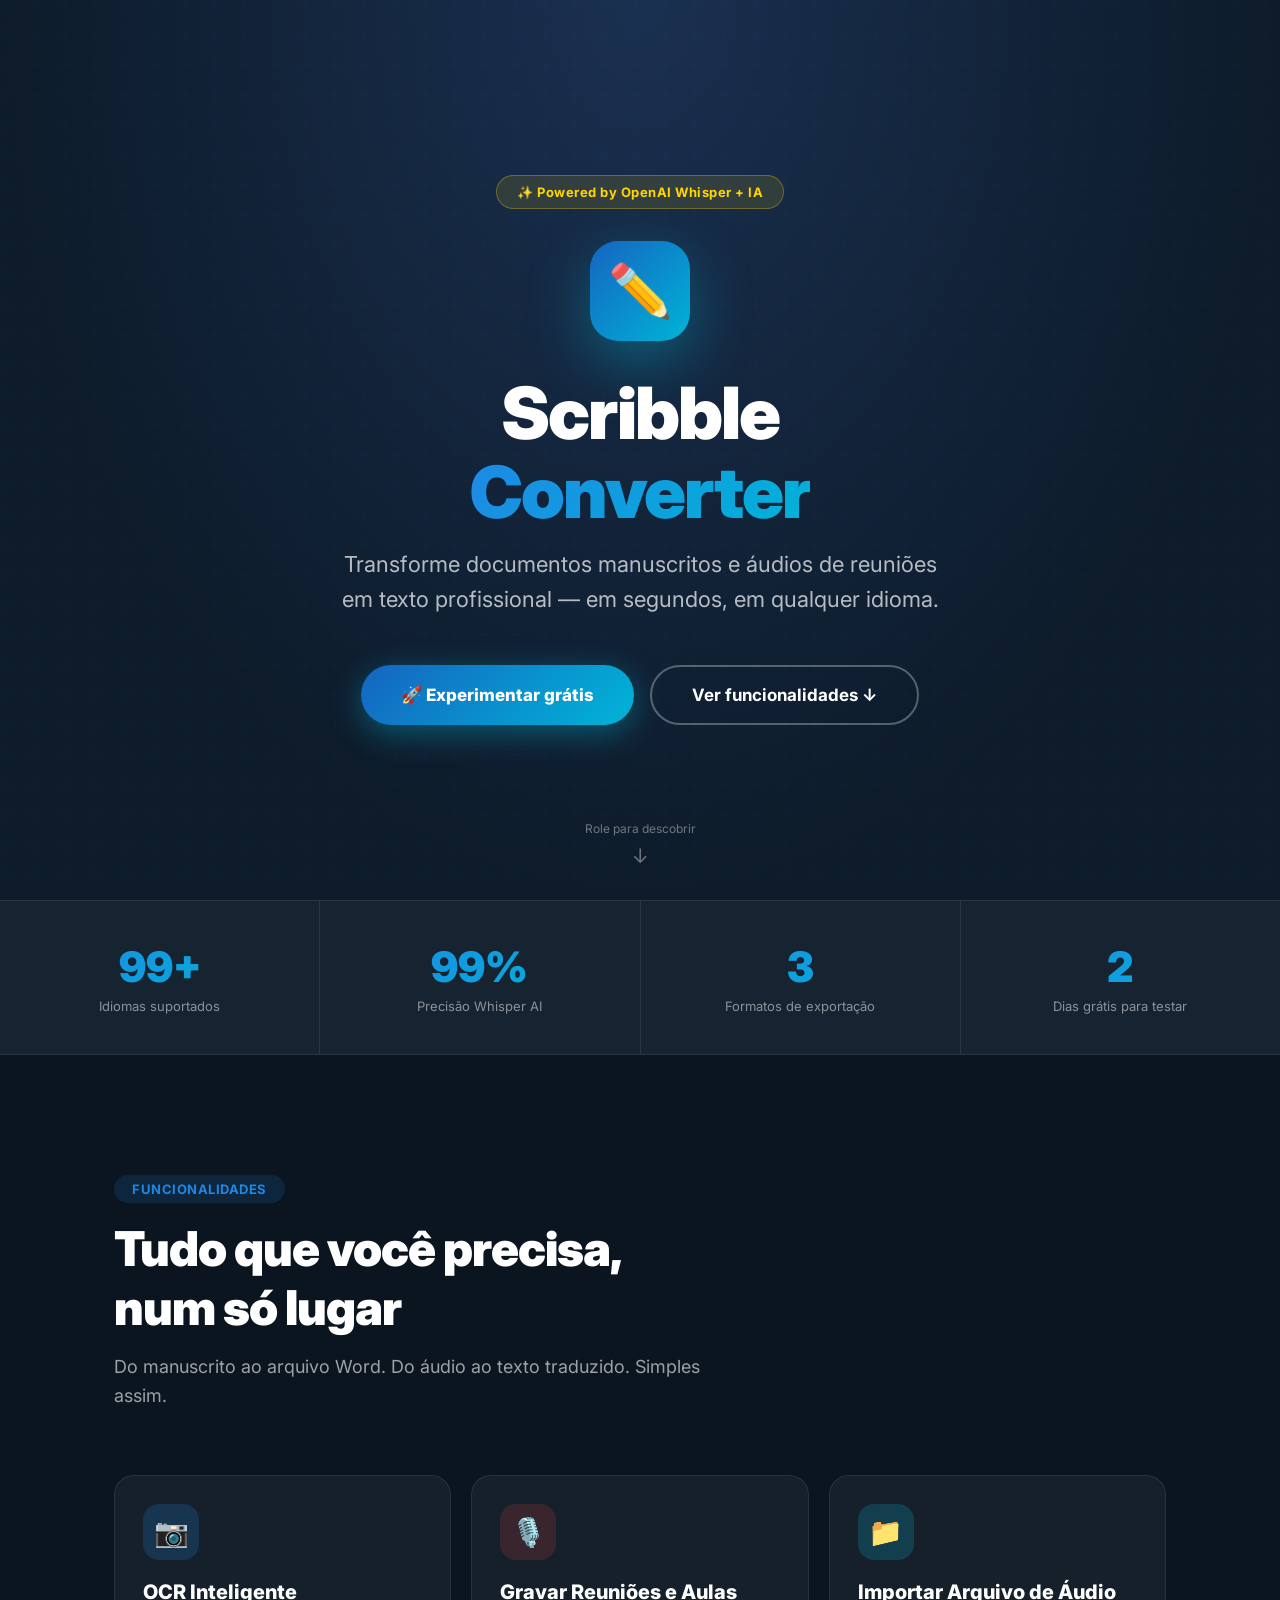
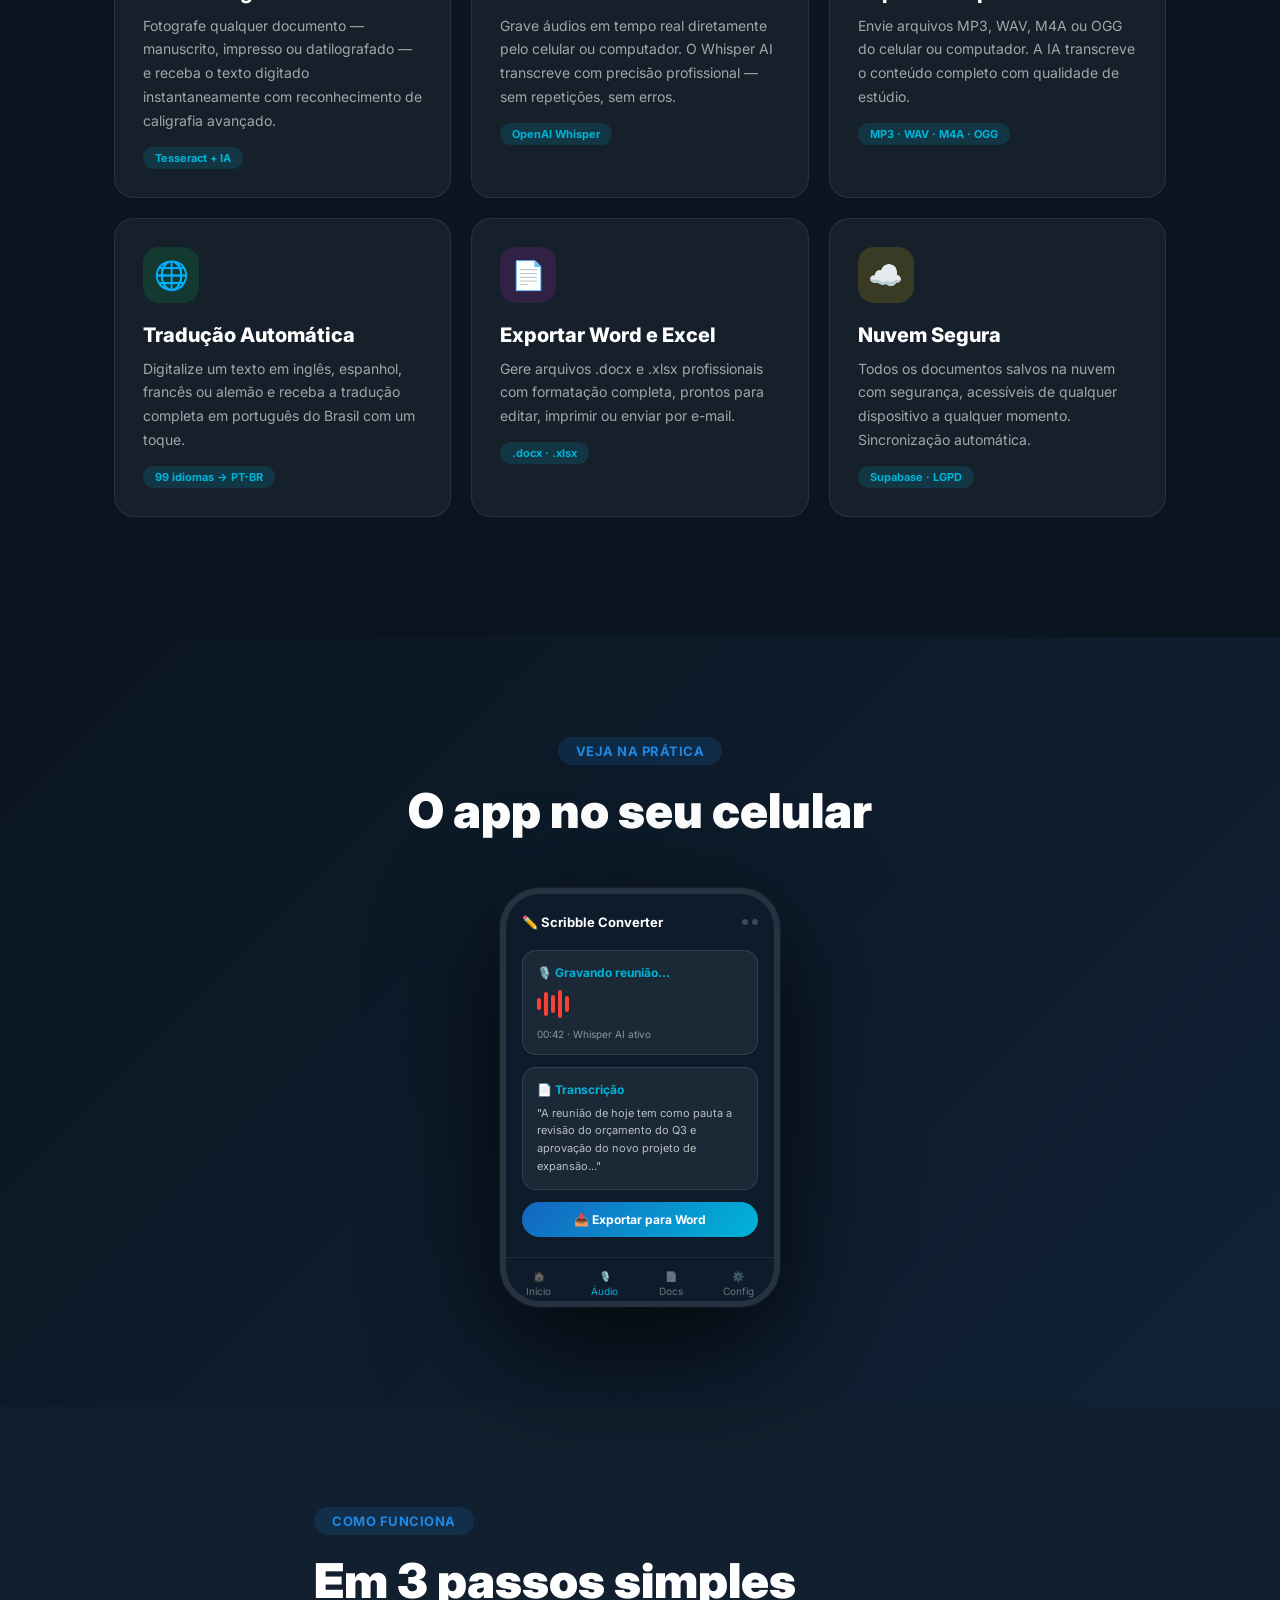
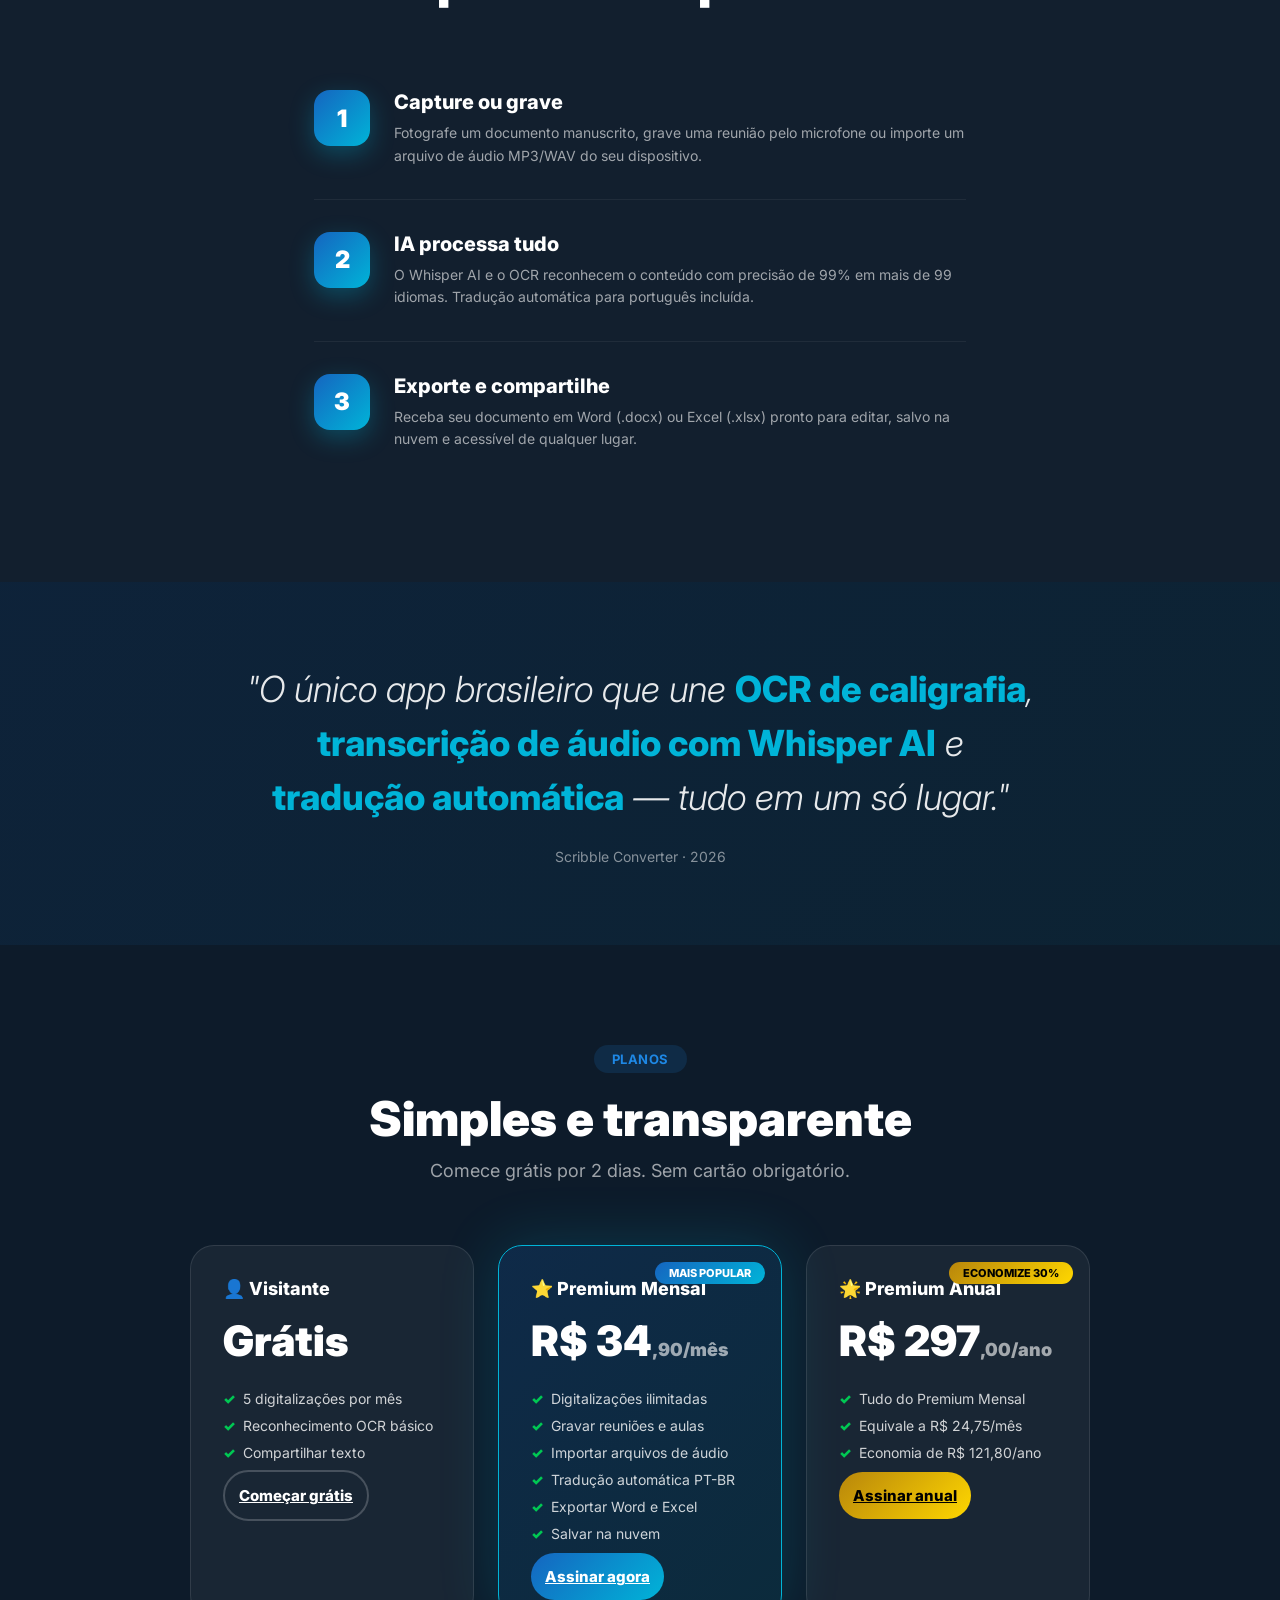
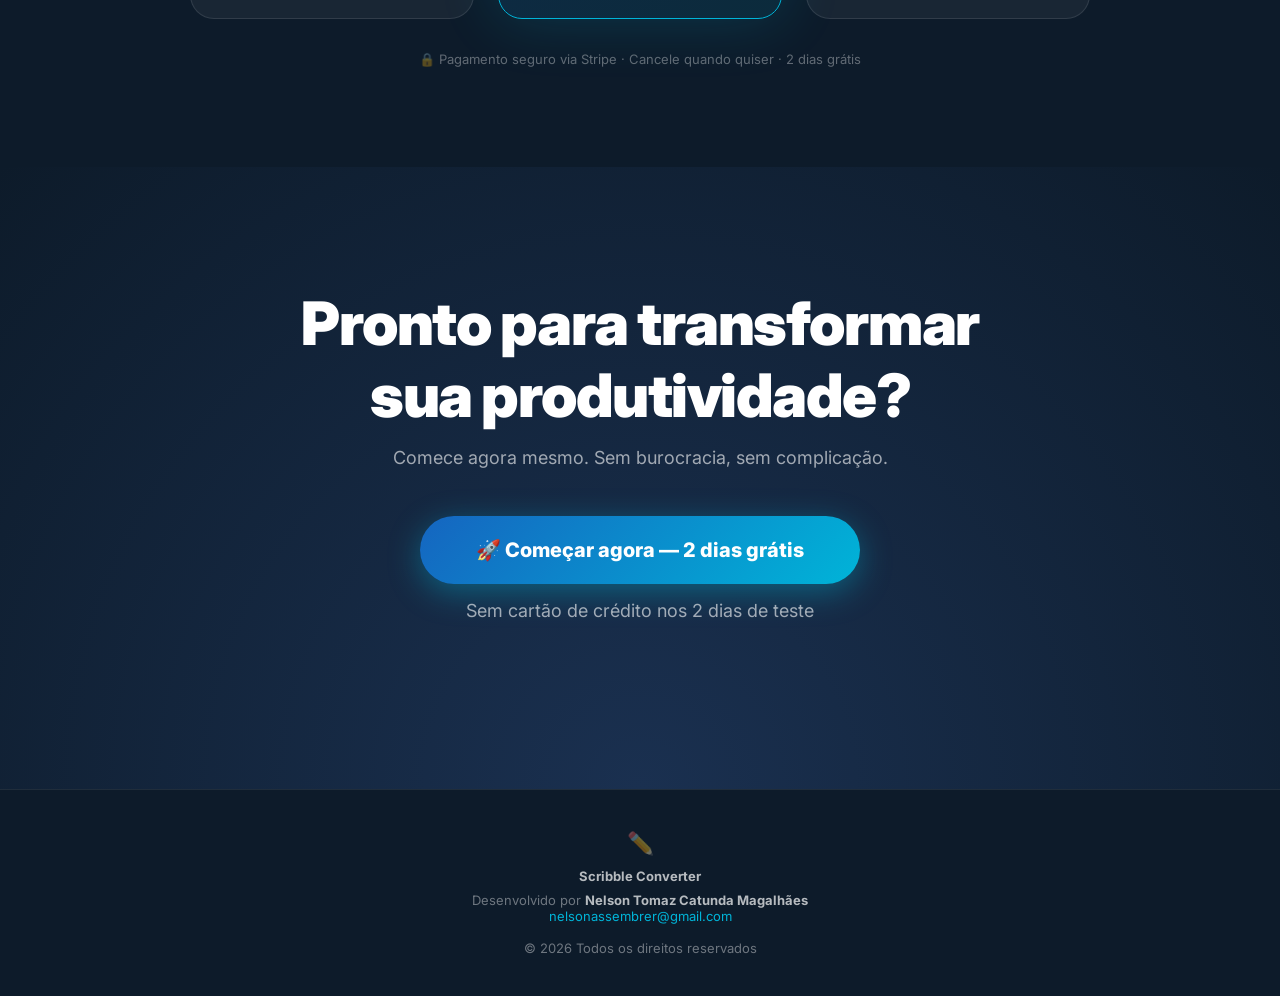
<file: apresentacao.html>
<!DOCTYPE html>
<html lang="pt-BR">
<head>
<meta charset="UTF-8"/>
<meta name="viewport" content="width=device-width, initial-scale=1.0"/>
<title>Scribble Converter — Apresentação</title>
<link href="https://fonts.googleapis.com/css2?family=Inter:wght@300;400;600;700;800;900&display=swap" rel="stylesheet"/>
<style>
*{margin:0;padding:0;box-sizing:border-box;}
:root{
  --navy:#0D1B2A;
  --blue:#1565C0;
  --blue2:#1E88E5;
  --cyan:#00B4D8;
  --gold:#FFD700;
  --green:#00C853;
  --red:#F44336;
  --purple:#9C27B0;
  --white:#fff;
}
html{scroll-behavior:smooth;}
body{font-family:'Inter',sans-serif;background:var(--navy);color:var(--white);overflow-x:hidden;}

/* ===== HERO ===== */
.hero{
  min-height:100vh;
  display:flex;flex-direction:column;align-items:center;justify-content:center;
  text-align:center;padding:40px 24px;
  background:radial-gradient(ellipse at 50% 0%,#1A3050 0%,#0D1B2A 70%);
  position:relative;overflow:hidden;
}
.hero::before{
  content:'';position:absolute;inset:0;
  background:url("data:image/svg+xml,%3Csvg width='60' height='60' viewBox='0 0 60 60' xmlns='http://www.w3.org/2000/svg'%3E%3Cg fill='none' fill-rule='evenodd'%3E%3Cg fill='%231565C0' fill-opacity='0.06'%3E%3Cpath d='M36 34v-4h-2v4h-4v2h4v4h2v-4h4v-2h-4zm0-30V0h-2v4h-4v2h4v4h2V6h4V4h-4zM6 34v-4H4v4H0v2h4v4h2v-4h4v-2H6zM6 4V0H4v4H0v2h4v4h2V6h4V4H6z'/%3E%3C/g%3E%3C/g%3E%3C/svg%3E");
  opacity:.5;
}

.hero-badge{
  display:inline-flex;align-items:center;gap:8px;
  background:rgba(255,215,0,.12);border:1px solid rgba(255,215,0,.3);
  border-radius:99px;padding:8px 20px;font-size:13px;font-weight:700;
  color:var(--gold);margin-bottom:32px;letter-spacing:.5px;
  animation:fadeDown .8s ease;
}
.hero-icon{
  width:100px;height:100px;
  background:linear-gradient(135deg,var(--blue),var(--cyan));
  border-radius:28px;display:flex;align-items:center;justify-content:center;
  margin:0 auto 32px;box-shadow:0 20px 60px rgba(0,180,216,.4);
  font-size:52px;animation:scaleIn .8s ease .2s both;
}
.hero h1{
  font-size:clamp(36px,8vw,72px);font-weight:900;line-height:1.1;
  letter-spacing:-2px;margin-bottom:16px;
  animation:fadeUp .8s ease .3s both;
}
.hero h1 span{
  background:linear-gradient(135deg,var(--blue2),var(--cyan));
  -webkit-background-clip:text;-webkit-text-fill-color:transparent;
}
.hero-sub{
  font-size:clamp(16px,3vw,22px);color:rgba(255,255,255,.7);
  max-width:600px;margin:0 auto 48px;line-height:1.6;
  animation:fadeUp .8s ease .4s both;
}
.hero-btns{
  display:flex;gap:16px;flex-wrap:wrap;justify-content:center;
  animation:fadeUp .8s ease .5s both;
}
.btn-hero-primary{
  background:linear-gradient(135deg,var(--blue),var(--cyan));
  color:#fff;border:none;border-radius:99px;
  padding:18px 40px;font-size:17px;font-weight:800;
  cursor:pointer;text-decoration:none;
  box-shadow:0 8px 32px rgba(0,180,216,.4);
  transition:transform .15s,box-shadow .15s;display:inline-flex;align-items:center;gap:10px;
}
.btn-hero-primary:hover{transform:translateY(-3px);box-shadow:0 16px 48px rgba(0,180,216,.5);}
.btn-hero-secondary{
  background:transparent;color:#fff;
  border:2px solid rgba(255,255,255,.3);border-radius:99px;
  padding:18px 40px;font-size:17px;font-weight:700;
  cursor:pointer;text-decoration:none;transition:border-color .15s,transform .15s;
  display:inline-flex;align-items:center;gap:10px;
}
.btn-hero-secondary:hover{border-color:var(--cyan);transform:translateY(-3px);}

.hero-scroll{
  position:absolute;bottom:32px;left:50%;transform:translateX(-50%);
  display:flex;flex-direction:column;align-items:center;gap:8px;
  color:rgba(255,255,255,.4);font-size:12px;animation:bounce 2s infinite;
}
.hero-scroll::after{content:'↓';font-size:20px;}

/* ===== STATS ===== */
.stats{
  display:flex;flex-wrap:wrap;justify-content:center;gap:0;
  background:rgba(255,255,255,.04);border-top:1px solid rgba(255,255,255,.08);
  border-bottom:1px solid rgba(255,255,255,.08);
}
.stat{
  flex:1;min-width:150px;padding:40px 24px;text-align:center;
  border-right:1px solid rgba(255,255,255,.08);
}
.stat:last-child{border-right:none;}
.stat-num{font-size:42px;font-weight:900;background:linear-gradient(135deg,var(--blue2),var(--cyan));-webkit-background-clip:text;-webkit-text-fill-color:transparent;}
.stat-lbl{font-size:13px;color:rgba(255,255,255,.5);margin-top:6px;}

/* ===== FEATURES ===== */
.section{padding:100px 24px;max-width:1100px;margin:0 auto;}
.section-tag{
  display:inline-block;background:rgba(30,136,229,.15);
  color:var(--blue2);border-radius:99px;padding:6px 18px;
  font-size:13px;font-weight:700;letter-spacing:.5px;margin-bottom:16px;
}
.section h2{font-size:clamp(28px,5vw,48px);font-weight:900;letter-spacing:-1px;margin-bottom:16px;}
.section-sub{font-size:18px;color:rgba(255,255,255,.6);max-width:600px;line-height:1.6;margin-bottom:64px;}

.features-grid{display:grid;grid-template-columns:repeat(auto-fit,minmax(280px,1fr));gap:20px;}
.feature-card{
  background:rgba(255,255,255,.05);
  border:1px solid rgba(255,255,255,.08);
  border-radius:20px;padding:28px;
  transition:transform .2s,border-color .2s,box-shadow .2s;
  position:relative;overflow:hidden;
}
.feature-card::before{
  content:'';position:absolute;inset:0;
  background:linear-gradient(135deg,transparent,rgba(255,255,255,.03));
  opacity:0;transition:opacity .2s;
}
.feature-card:hover{transform:translateY(-6px);border-color:rgba(0,180,216,.4);box-shadow:0 20px 60px rgba(0,0,0,.4);}
.feature-card:hover::before{opacity:1;}
.feature-icon{
  width:56px;height:56px;border-radius:16px;
  display:flex;align-items:center;justify-content:center;
  font-size:28px;margin-bottom:20px;
}
.feature-icon.blue  {background:rgba(30,136,229,.2);}
.feature-icon.cyan  {background:rgba(0,180,216,.2);}
.feature-icon.green {background:rgba(0,200,83,.15);}
.feature-icon.purple{background:rgba(156,39,176,.2);}
.feature-icon.gold  {background:rgba(255,215,0,.15);}
.feature-icon.red   {background:rgba(244,67,54,.15);}
.feature-card h3{font-size:20px;font-weight:800;margin-bottom:10px;}
.feature-card p{font-size:14px;color:rgba(255,255,255,.6);line-height:1.7;}
.feature-tag{
  display:inline-block;margin-top:14px;
  font-size:11px;font-weight:700;padding:4px 12px;border-radius:99px;
  background:rgba(0,180,216,.15);color:var(--cyan);
}

/* ===== DEMO VISUAL ===== */
.demo-section{
  background:linear-gradient(135deg,#0A1520,#112236);
  padding:100px 24px;text-align:center;
}
.demo-phone{
  width:280px;margin:0 auto;
  background:#0D1B2A;border-radius:40px;
  border:6px solid rgba(255,255,255,.1);
  box-shadow:0 40px 120px rgba(0,0,0,.8),0 0 0 1px rgba(255,255,255,.05);
  overflow:hidden;position:relative;
}
.demo-screen{padding:20px 16px;}
.demo-topbar{display:flex;align-items:center;justify-content:space-between;margin-bottom:20px;}
.demo-logo{display:flex;align-items:center;gap:8px;font-size:13px;font-weight:700;}
.demo-dot{width:8px;height:8px;border-radius:50%;background:var(--cyan);}
.demo-card{
  background:rgba(255,255,255,.06);border:1px solid rgba(255,255,255,.1);
  border-radius:14px;padding:14px;margin-bottom:12px;text-align:left;
}
.demo-card-title{font-size:12px;font-weight:700;color:var(--cyan);margin-bottom:8px;display:flex;align-items:center;gap:6px;}
.demo-card-text{font-size:11px;color:rgba(255,255,255,.7);line-height:1.6;}
.demo-btn{
  background:linear-gradient(135deg,var(--blue),var(--cyan));
  border-radius:99px;padding:10px 20px;font-size:12px;font-weight:700;
  text-align:center;margin-top:8px;
}
.demo-nav{
  display:flex;justify-content:space-around;padding:12px 0 4px;
  border-top:1px solid rgba(255,255,255,.08);
  font-size:10px;color:rgba(255,255,255,.4);
}
.demo-nav-item{display:flex;flex-direction:column;align-items:center;gap:3px;}
.demo-nav-item.active{color:var(--cyan);}
.demo-wave{display:flex;align-items:center;gap:3px;margin:10px 0;}
.demo-wave span{
  display:inline-block;width:4px;border-radius:99px;
  background:var(--red);
  animation:waveDemo .6s ease-in-out infinite alternate;
}
.demo-wave span:nth-child(1){height:12px;animation-delay:0s;}
.demo-wave span:nth-child(2){height:24px;animation-delay:.1s;}
.demo-wave span:nth-child(3){height:18px;animation-delay:.2s;}
.demo-wave span:nth-child(4){height:28px;animation-delay:.3s;}
.demo-wave span:nth-child(5){height:16px;animation-delay:.4s;}
@keyframes waveDemo{from{transform:scaleY(.4);}to{transform:scaleY(1);}}

/* ===== COMO FUNCIONA ===== */
.how-section{padding:100px 24px;background:rgba(255,255,255,.02);}
.how-steps-big{
  display:flex;flex-direction:column;gap:0;max-width:700px;margin:0 auto;
}
.how-step-big{
  display:flex;gap:24px;padding:32px 0;
  border-bottom:1px solid rgba(255,255,255,.06);
  animation:fadeLeft .6s ease;
}
.how-step-big:last-child{border-bottom:none;}
.how-num-big{
  width:56px;height:56px;border-radius:16px;
  background:linear-gradient(135deg,var(--blue),var(--cyan));
  display:flex;align-items:center;justify-content:center;
  font-size:24px;font-weight:900;flex-shrink:0;
  box-shadow:0 8px 24px rgba(0,180,216,.3);
}
.how-step-big h3{font-size:20px;font-weight:800;margin-bottom:8px;}
.how-step-big p{font-size:14px;color:rgba(255,255,255,.6);line-height:1.6;}

/* ===== PRICING ===== */
.pricing-section{padding:100px 24px;text-align:center;}
.pricing-grid{display:flex;flex-wrap:wrap;gap:24px;justify-content:center;max-width:900px;margin:0 auto;}
.pricing-card{
  flex:1;min-width:260px;max-width:380px;
  background:rgba(255,255,255,.05);
  border:1px solid rgba(255,255,255,.1);
  border-radius:24px;padding:32px;text-align:left;
  position:relative;overflow:hidden;
  transition:transform .2s,box-shadow .2s;
}
.pricing-card:hover{transform:translateY(-6px);box-shadow:0 32px 80px rgba(0,0,0,.5);}
.pricing-card.featured{
  border-color:var(--cyan);
  background:linear-gradient(135deg,rgba(21,101,192,.2),rgba(0,180,216,.1));
  box-shadow:0 0 60px rgba(0,180,216,.2);
}
.pricing-badge-top{
  position:absolute;top:16px;right:16px;
  background:linear-gradient(135deg,var(--blue),var(--cyan));
  color:#fff;border-radius:99px;padding:4px 14px;font-size:11px;font-weight:800;
}
.pricing-name{font-size:18px;font-weight:800;margin-bottom:8px;}
.pricing-price{font-size:42px;font-weight:900;margin:16px 0;}
.pricing-price span{font-size:18px;color:rgba(255,255,255,.6);}
.pricing-features{list-style:none;margin:24px 0;display:flex;flex-direction:column;gap:10px;}
.pricing-features li{font-size:14px;color:rgba(255,255,255,.8);display:flex;align-items:center;gap:8px;}
.pricing-features li::before{content:'✓';color:var(--green);font-weight:900;flex-shrink:0;}
.btn-pricing{
  width:100%;padding:14px;border-radius:99px;font-size:15px;font-weight:800;
  border:none;cursor:pointer;text-align:center;
  background:linear-gradient(135deg,var(--blue),var(--cyan));color:#fff;
  transition:transform .1s,opacity .15s;
}
.btn-pricing:hover{transform:scale(.98);opacity:.9;}
.btn-pricing.outline{
  background:transparent;border:2px solid rgba(255,255,255,.2);color:#fff;
}

/* ===== TESTIMONIAL ===== */
.quote-section{
  padding:80px 24px;
  background:linear-gradient(135deg,rgba(21,101,192,.1),rgba(0,180,216,.05));
  text-align:center;
}
.quote-text{
  font-size:clamp(20px,4vw,36px);font-weight:300;font-style:italic;
  max-width:800px;margin:0 auto 24px;line-height:1.5;
  color:rgba(255,255,255,.9);
}
.quote-text strong{color:var(--cyan);font-weight:800;font-style:normal;}
.quote-author{font-size:14px;color:rgba(255,255,255,.5);}

/* ===== CTA FINAL ===== */
.cta-section{
  padding:120px 24px;text-align:center;
  background:radial-gradient(ellipse at 50% 100%,#1A3050,#0D1B2A);
}
.cta-section h2{font-size:clamp(32px,6vw,60px);font-weight:900;letter-spacing:-1.5px;margin-bottom:16px;}
.cta-section p{font-size:18px;color:rgba(255,255,255,.6);margin-bottom:48px;}
.cta-trial{font-size:13px;color:rgba(255,255,255,.4);margin-top:16px;}

/* ===== FOOTER ===== */
footer{
  border-top:1px solid rgba(255,255,255,.08);
  padding:40px 24px;text-align:center;
  font-size:13px;color:rgba(255,255,255,.4);
}
footer strong{color:rgba(255,255,255,.7);}
footer a{color:var(--cyan);text-decoration:none;}

/* ===== ANIMATIONS ===== */
@keyframes fadeDown{from{opacity:0;transform:translateY(-20px);}to{opacity:1;transform:translateY(0);}}
@keyframes fadeUp{from{opacity:0;transform:translateY(30px);}to{opacity:1;transform:translateY(0);}}
@keyframes fadeLeft{from{opacity:0;transform:translateX(-20px);}to{opacity:1;transform:translateX(0);}}
@keyframes scaleIn{from{opacity:0;transform:scale(.5);}to{opacity:1;transform:scale(1);}}
@keyframes bounce{0%,100%{transform:translateX(-50%) translateY(0);}50%{transform:translateX(-50%) translateY(-10px);}}
@keyframes float{0%,100%{transform:translateY(0);}50%{transform:translateY(-12px);}}

.float{animation:float 3s ease-in-out infinite;}

/* ===== RESPONSIVE ===== */
@media(max-width:600px){
  .stat{min-width:50%;}
  .how-num-big{width:44px;height:44px;font-size:18px;}
}
</style>
</head>
<body>

<!-- HERO -->
<section class="hero">
  <div class="hero-badge">✨ Powered by OpenAI Whisper + IA</div>
  <div class="hero-icon float">✏️</div>
  <h1>Scribble<br><span>Converter</span></h1>
  <p class="hero-sub">Transforme documentos manuscritos e áudios de reuniões em texto profissional — em segundos, em qualquer idioma.</p>
  <div class="hero-btns">
    <a href="https://nelsonassembler-svg.github.io/scribble-converter" class="btn-hero-primary" target="_blank">
      🚀 Experimentar grátis
    </a>
    <a href="#features" class="btn-hero-secondary">
      Ver funcionalidades ↓
    </a>
  </div>
  <div class="hero-scroll">Role para descobrir</div>
</section>

<!-- STATS -->
<div class="stats">
  <div class="stat"><div class="stat-num">99+</div><div class="stat-lbl">Idiomas suportados</div></div>
  <div class="stat"><div class="stat-num">99%</div><div class="stat-lbl">Precisão Whisper AI</div></div>
  <div class="stat"><div class="stat-num">3</div><div class="stat-lbl">Formatos de exportação</div></div>
  <div class="stat"><div class="stat-num">2</div><div class="stat-lbl">Dias grátis para testar</div></div>
</div>

<!-- FEATURES -->
<div id="features" style="background:#0A1520;padding:20px 0;">
<div class="section">
  <div class="section-tag">FUNCIONALIDADES</div>
  <h2>Tudo que você precisa,<br>num só lugar</h2>
  <p class="section-sub">Do manuscrito ao arquivo Word. Do áudio ao texto traduzido. Simples assim.</p>

  <div class="features-grid">

    <div class="feature-card">
      <div class="feature-icon blue">📷</div>
      <h3>OCR Inteligente</h3>
      <p>Fotografe qualquer documento — manuscrito, impresso ou datilografado — e receba o texto digitado instantaneamente com reconhecimento de caligrafia avançado.</p>
      <span class="feature-tag">Tesseract + IA</span>
    </div>

    <div class="feature-card">
      <div class="feature-icon red">🎙️</div>
      <h3>Gravar Reuniões e Aulas</h3>
      <p>Grave áudios em tempo real diretamente pelo celular ou computador. O Whisper AI transcreve com precisão profissional — sem repetições, sem erros.</p>
      <span class="feature-tag">OpenAI Whisper</span>
    </div>

    <div class="feature-card">
      <div class="feature-icon cyan">📁</div>
      <h3>Importar Arquivo de Áudio</h3>
      <p>Envie arquivos MP3, WAV, M4A ou OGG do celular ou computador. A IA transcreve o conteúdo completo com qualidade de estúdio.</p>
      <span class="feature-tag">MP3 · WAV · M4A · OGG</span>
    </div>

    <div class="feature-card">
      <div class="feature-icon green">🌐</div>
      <h3>Tradução Automática</h3>
      <p>Digitalize um texto em inglês, espanhol, francês ou alemão e receba a tradução completa em português do Brasil com um toque.</p>
      <span class="feature-tag">99 idiomas → PT-BR</span>
    </div>

    <div class="feature-card">
      <div class="feature-icon purple">📄</div>
      <h3>Exportar Word e Excel</h3>
      <p>Gere arquivos .docx e .xlsx profissionais com formatação completa, prontos para editar, imprimir ou enviar por e-mail.</p>
      <span class="feature-tag">.docx · .xlsx</span>
    </div>

    <div class="feature-card">
      <div class="feature-icon gold">☁️</div>
      <h3>Nuvem Segura</h3>
      <p>Todos os documentos salvos na nuvem com segurança, acessíveis de qualquer dispositivo a qualquer momento. Sincronização automática.</p>
      <span class="feature-tag">Supabase · LGPD</span>
    </div>

  </div>
</div>
</div>

<!-- DEMO VISUAL -->
<div class="demo-section">
  <div class="section-tag" style="margin-bottom:16px">VEJA NA PRÁTICA</div>
  <h2 style="font-size:clamp(28px,5vw,48px);font-weight:900;margin-bottom:48px">O app no seu celular</h2>

  <div class="demo-phone float">
    <div class="demo-screen">
      <div class="demo-topbar">
        <div class="demo-logo">✏️ Scribble Converter</div>
        <div style="display:flex;gap:4px">
          <div style="width:6px;height:6px;border-radius:50%;background:rgba(255,255,255,.2)"></div>
          <div style="width:6px;height:6px;border-radius:50%;background:rgba(255,255,255,.2)"></div>
        </div>
      </div>

      <div class="demo-card">
        <div class="demo-card-title">🎙️ Gravando reunião...</div>
        <div class="demo-wave">
          <span></span><span></span><span></span><span></span><span></span>
        </div>
        <div style="font-size:10px;color:rgba(255,255,255,.5)">00:42 · Whisper AI ativo</div>
      </div>

      <div class="demo-card">
        <div class="demo-card-title">📄 Transcrição</div>
        <div class="demo-card-text">"A reunião de hoje tem como pauta a revisão do orçamento do Q3 e aprovação do novo projeto de expansão..."</div>
      </div>

      <div class="demo-btn">📥 Exportar para Word</div>
    </div>
    <div class="demo-nav">
      <div class="demo-nav-item"><span>🏠</span><span>Início</span></div>
      <div class="demo-nav-item active"><span>🎙️</span><span>Áudio</span></div>
      <div class="demo-nav-item"><span>📄</span><span>Docs</span></div>
      <div class="demo-nav-item"><span>⚙️</span><span>Config</span></div>
    </div>
  </div>
</div>

<!-- COMO FUNCIONA -->
<div class="how-section">
  <div style="max-width:700px;margin:0 auto 0;padding:0 24px;">
    <div class="section-tag">COMO FUNCIONA</div>
    <h2 style="font-size:clamp(28px,5vw,48px);font-weight:900;margin-bottom:48px">Em 3 passos simples</h2>
  </div>
  <div class="how-steps-big" style="padding:0 24px;">
    <div class="how-step-big">
      <div class="how-num-big">1</div>
      <div>
        <h3>Capture ou grave</h3>
        <p>Fotografe um documento manuscrito, grave uma reunião pelo microfone ou importe um arquivo de áudio MP3/WAV do seu dispositivo.</p>
      </div>
    </div>
    <div class="how-step-big">
      <div class="how-num-big">2</div>
      <div>
        <h3>IA processa tudo</h3>
        <p>O Whisper AI e o OCR reconhecem o conteúdo com precisão de 99% em mais de 99 idiomas. Tradução automática para português incluída.</p>
      </div>
    </div>
    <div class="how-step-big">
      <div class="how-num-big">3</div>
      <div>
        <h3>Exporte e compartilhe</h3>
        <p>Receba seu documento em Word (.docx) ou Excel (.xlsx) pronto para editar, salvo na nuvem e acessível de qualquer lugar.</p>
      </div>
    </div>
  </div>
</div>

<!-- QUOTE -->
<div class="quote-section">
  <p class="quote-text">
    "O único app brasileiro que une <strong>OCR de caligrafia</strong>, <strong>transcrição de áudio com Whisper AI</strong> e <strong>tradução automática</strong> — tudo em um só lugar."
  </p>
  <p class="quote-author">Scribble Converter · 2026</p>
</div>

<!-- PRICING -->
<div class="pricing-section">
  <div class="section-tag">PLANOS</div>
  <h2 style="font-size:clamp(28px,5vw,48px);font-weight:900;margin-bottom:12px">Simples e transparente</h2>
  <p style="color:rgba(255,255,255,.6);font-size:18px;margin-bottom:64px">Comece grátis por 2 dias. Sem cartão obrigatório.</p>

  <div class="pricing-grid">

    <div class="pricing-card">
      <div class="pricing-name">👤 Visitante</div>
      <div class="pricing-price">Grátis<span></span></div>
      <ul class="pricing-features">
        <li>5 digitalizações por mês</li>
        <li>Reconhecimento OCR básico</li>
        <li>Compartilhar texto</li>
      </ul>
      <a href="https://nelsonassembler-svg.github.io/scribble-converter" class="btn-pricing outline" target="_blank">Começar grátis</a>
    </div>

    <div class="pricing-card featured">
      <div class="pricing-badge-top">MAIS POPULAR</div>
      <div class="pricing-name">⭐ Premium Mensal</div>
      <div class="pricing-price">R$ 34<span>,90/mês</span></div>
      <ul class="pricing-features">
        <li>Digitalizações ilimitadas</li>
        <li>Gravar reuniões e aulas</li>
        <li>Importar arquivos de áudio</li>
        <li>Tradução automática PT-BR</li>
        <li>Exportar Word e Excel</li>
        <li>Salvar na nuvem</li>
      </ul>
      <a href="https://nelsonassembler-svg.github.io/scribble-converter" class="btn-pricing" target="_blank">Assinar agora</a>
    </div>

    <div class="pricing-card">
      <div class="pricing-badge-top" style="background:linear-gradient(135deg,#B8860B,#FFD700);color:#000">ECONOMIZE 30%</div>
      <div class="pricing-name">🌟 Premium Anual</div>
      <div class="pricing-price">R$ 297<span>,00/ano</span></div>
      <ul class="pricing-features">
        <li>Tudo do Premium Mensal</li>
        <li>Equivale a R$ 24,75/mês</li>
        <li>Economia de R$ 121,80/ano</li>
      </ul>
      <a href="https://nelsonassembler-svg.github.io/scribble-converter" class="btn-pricing" style="background:linear-gradient(135deg,#B8860B,#FFD700);color:#000;" target="_blank">Assinar anual</a>
    </div>

  </div>
  <p style="color:rgba(255,255,255,.35);font-size:13px;margin-top:32px">🔒 Pagamento seguro via Stripe · Cancele quando quiser · 2 dias grátis</p>
</div>

<!-- CTA FINAL -->
<div class="cta-section">
  <h2>Pronto para transformar<br>sua produtividade?</h2>
  <p>Comece agora mesmo. Sem burocracia, sem complicação.</p>
  <a href="https://nelsonassembler-svg.github.io/scribble-converter" class="btn-hero-primary" target="_blank" style="font-size:20px;padding:22px 56px;">
    🚀 Começar agora — 2 dias grátis
  </a>
  <p class="cta-trial">Sem cartão de crédito nos 2 dias de teste</p>
</div>

<!-- FOOTER -->
<footer>
  <p style="font-size:22px;margin-bottom:12px">✏️</p>
  <p><strong>Scribble Converter</strong></p>
  <p style="margin-top:8px">Desenvolvido por <strong>Nelson Tomaz Catunda Magalhães</strong></p>
  <p><a href="mailto:nelsonassembrer@gmail.com">nelsonassembrer@gmail.com</a></p>
  <p style="margin-top:16px">© 2026 Todos os direitos reservados</p>
</footer>

</body>
</html>
</file>
